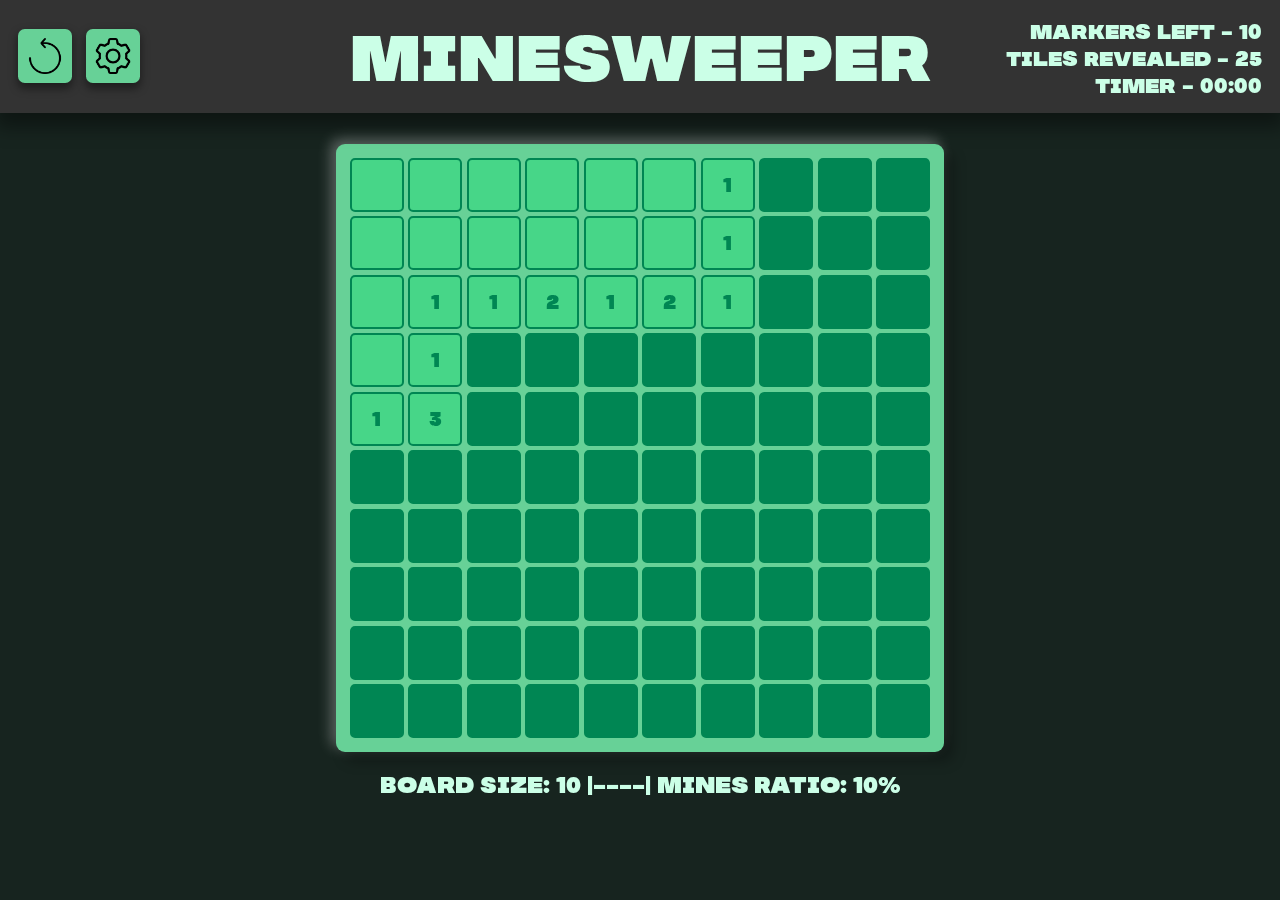
<file: index.html>
<!DOCTYPE html>
<html lang="en">
  <head>
    <meta charset="UTF-8" />
    <meta name="viewport" content="width=device-width, initial-scale=1.0" />
    <link rel="stylesheet" href="code/styles.css" />
    <script src="code/script.js" type="module"></script>
    <link rel="icon" href="code/Icons/Game.png" />
    <title>Minesweeper</title>
  </head>
  <body>
    <div class="topnav">
      <div class="topnav-centered">
        <span>Minesweeper</span>
      </div>
      <a id="disable-link" href="index.html"
        ><img src="code/Icons/Reload.png" alt="Reload"
      /></a>
      <a href="settings.html"
        ><img src="code/Icons/Settings.png" alt="Settings"
      /></a>
      <div class="topnav-right">
        <div>
          <span>Markers Left - <span data-mine-count></span></span>
        </div>
        <div>
          <span>Tiles Revealed - <span data-revealed-tiles-count></span></span>
        </div>
        <div>
          <span>Timer - <span id="timer-display">00:00</span></span>
        </div>
      </div>
    </div>
    <main>
      <div class="board"></div>
      <div class="settings-values"><span id="settings-values"></span></div>
    </main>
    <div id="game-over-nav" class="overlay">
      <div class="game-over-text"></div>
    </div>
  </body>
</html>
</file>
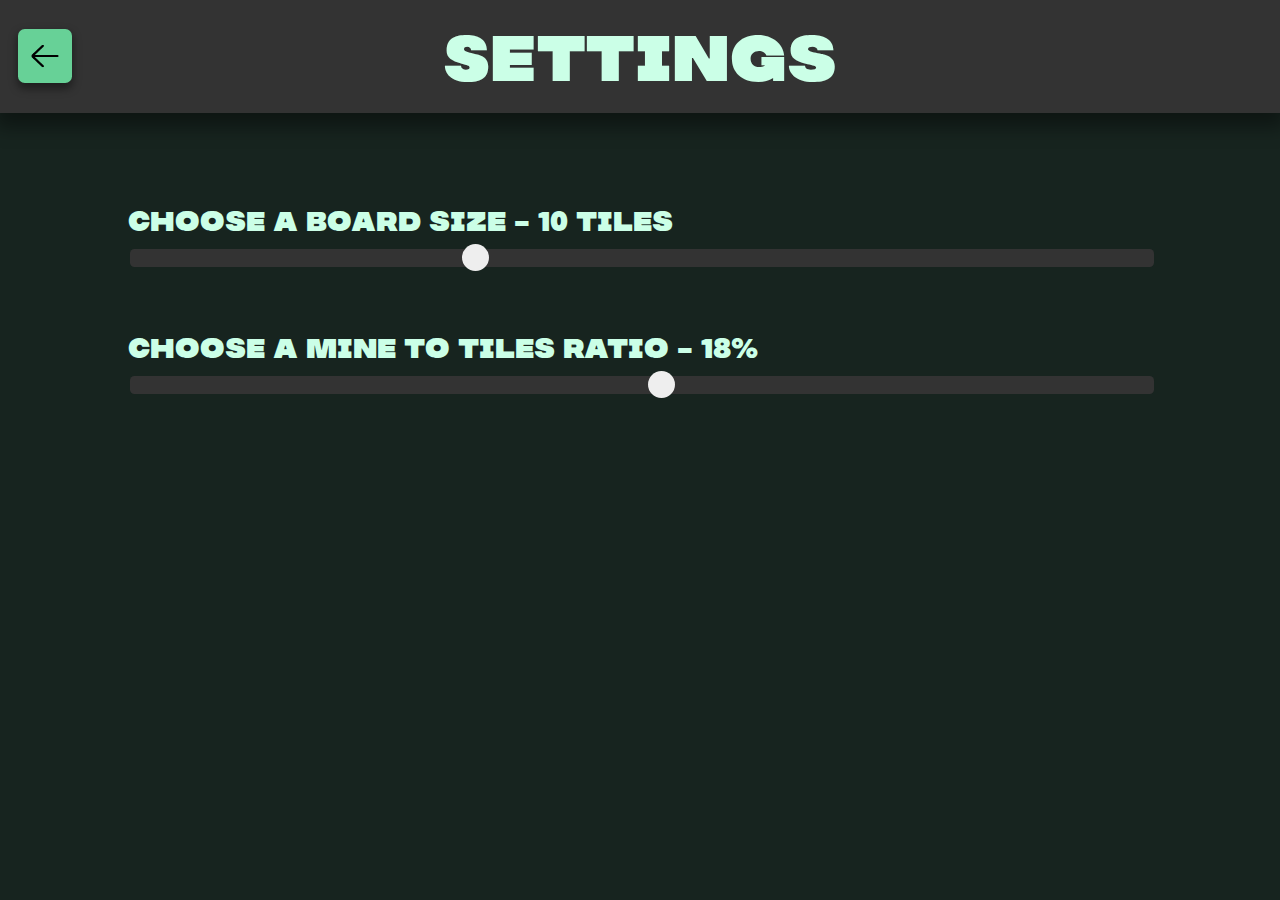
<file: settings.html>
<!DOCTYPE html>
<html lang="en">
  <head>
    <meta charset="UTF-8" />
    <meta name="viewport" content="width=device-width, initial-scale=1.0" />
    <link rel="stylesheet" href="code/styles.css" />
    <script src="code/settings.js" type="module"></script>
    <link rel="icon" href="code/Icons/Settings.png" />
    <title>Settings</title>
  </head>
  <body>
    <div class="topnav">
      <div class="topnav-centered">
        <span>Settings</span>
      </div>
      <a href="index.html"><img src="code/Icons/BackArrow.png" alt="Back" /></a>
    </div>
    <main>
      <div id="slider-container" class="slider-container">
        <span id="display-board-size"></span>
        <input
          type="range"
          min="5"
          max="20"
          class="slider"
          id="board-size-slider-input"
        />
        <span id="display-mine-amount"></span>
        <input
          type="range"
          min="5"
          max="30"
          class="slider"
          id="mine-amount-slider-input"
        />
      </div>
    </main>
  </body>
</html>
</file>
<file: code/styles.css>
@font-face {
  font-family: "made_soulmazeregular";
  src: url("../Font.otf");
}

* {
  box-sizing: border-box;
}

body {
  background-color: rgb(23, 36, 31);
  color: rgb(203, 255, 231);
  font-family: "made_soulmazeregular", Impact;
  padding: 0;
  margin: 0;
}

main {
  margin: 0;
  align-items: center;
  display: flex;
  flex-direction: column;
}

.topnav {
  position: relative;
  overflow: hidden;
  height: 12.5vh;
  width: 100%;
  background-color: #333;
  box-shadow: 0 1vh 2vh 0.5vh rgba(0, 0, 0, 0.4);
  padding: 2vh;
}

.topnav > * {
  float: left;
  text-align: center;
  text-decoration: none;
  font-size: 2.25vh;
}

.topnav > a {
  height: 6vh;
  width: 6vh;
  margin-top: 1.25vh;
  margin-right: 1.5vh;
  padding: 1vh;
  transition-duration: 0.4s;
  border-radius: 0.75vh;
  background-color: rgb(103, 209, 151);
  box-shadow: 0 0.5vh 1vh 0.1vh rgba(0, 0, 0, 0.4);
}

.topnav > a:hover {
  background-color: rgb(203, 255, 231);
  color: rgb(103, 209, 151);
  box-shadow: 0 0 1vh 0.2vh rgba(255, 255, 255, 0.4);
  cursor: pointer;
}

.topnav > a > img {
  width: 4vh;
}

.topnav-centered {
  float: none;
  position: absolute;
  top: 50%;
  left: 50%;
  transform: translate(-50%, -50%);
  font-size: 5vw;
}

.topnav-right {
  text-align: right;
  float: right;
}

.diable-link {
  pointer-events: none;
}

.board {
  display: inline-grid;
  padding: 1.5vh;
  margin-top: 3.5vh;
  margin-bottom: 2vh;
  border-radius: 1vh;
  grid-template-columns: repeat(var(--size), var(--box-size));
  grid-template-rows: repeat(var(--size), var(--box-size));
  gap: 0.5vh;
  background-color: rgb(103, 209, 151);
  box-shadow: 1vh 1vh 1.5vh 0 rgba(0, 0, 0, 0.3),
    -0.5vh -0.5vh 1.5vh 0 rgba(255, 255, 255, 0.3);
}

.board > * {
  width: 100%;
  height: 100%;
  display: flex;
  justify-content: center;
  align-items: center;
  color: rgb(0, 134, 83);
  border: 0.3vh solid rgb(0, 134, 83);
  border-radius: var(--board-box-radius);
  user-select: none;
  font-size: var(--board-font-size);
  transition-duration: 0.4s;
}

.board > [data-status="hidden"] {
  background-color: rgb(0, 134, 83);
  cursor: pointer;
}

.board > [data-status="mine"] {
  background-color: rgb(0, 29, 16);
  border: rgb(0, 29, 16);
  transition-duration: 2s;
  transition-timing-function: ease-in-out;
}

.board > [data-status="number"] {
  background-color: rgb(71, 214, 136);
}

.board > [data-status="marked"] {
  background-color: rgb(172, 255, 224);
  border: rgb(172, 255, 224);
}

.board > *:hover {
  box-shadow: 0 1.2vh 1.6vh 0 rgba(0, 0, 0, 0.25),
    0 1.7vh 5vh 0 rgba(0, 0, 0, 0.2);
}

.board > [data-status="hidden"]:hover {
  background-color: rgba(255, 255, 255, 0.3);
  border-color: rgb(255, 255, 255);
  box-shadow: 0 1.2vh 1.6vh 0 rgba(0, 0, 0, 0.25),
    0 1.7vh 5vh 0 rgba(0, 0, 0, 0.2);
}

.overlay {
  height: 100%;
  width: 100%;
  position: fixed;
  z-index: -1;
  top: 12.5vh;
  left: 0;
  background-color: rgba(0, 0, 0, 0);
  color: rgba(0, 0, 0, 0);
  overflow-x: hidden;
  transition: background-color 1s, color 1s;
}

.game-over-text {
  position: relative;
  top: 20%;
  width: 100%;
  text-align: center;
  margin-top: 3vh;
  font-size: 25vh;
}

.slider-container {
  width: 80%;
  font-size: 3vh;
  margin-top: 10vh;
}

.slider {
  -webkit-appearance: none;
  width: 100%;
  height: 2vh;
  background: #333;
  border-radius: 0.5vh;
  transition-duration: 0.25s;
  margin-bottom: 7vh;
}

.slider:hover {
  opacity: 1;
  box-shadow: 0 0 1vh 0.1vh rgba(255, 255, 255, 0.4);
}

.slider::-webkit-slider-thumb {
  -webkit-appearance: none;
  appearance: none;
  width: 3vh;
  height: 3vh;
  border-radius: 2vh;
  background: #eee;
  cursor: pointer;
}

.slider::-moz-range-thumb {
  width: 2.5vh;
  height: 2.5vh;
  background: #eee;
  cursor: pointer;
}

.settings-values {
  font-size: 2.5vh;
}
</file>
